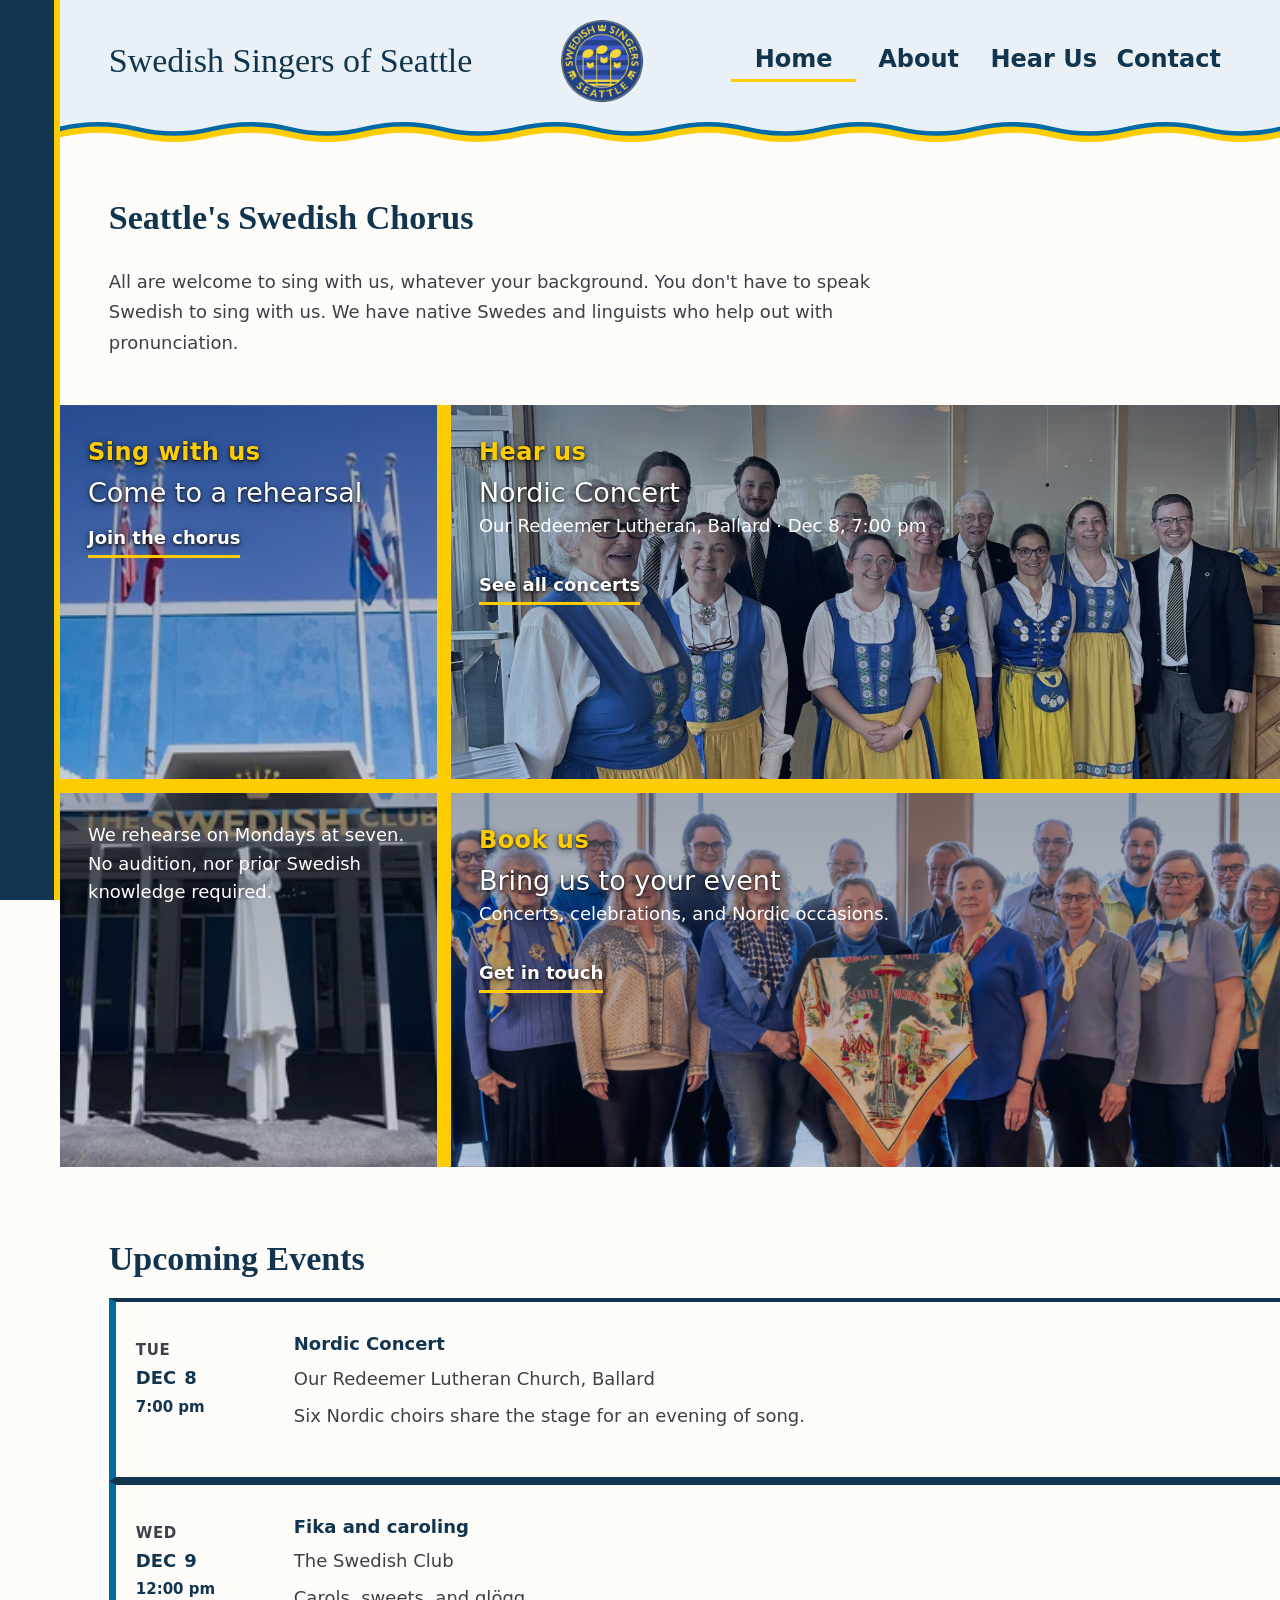
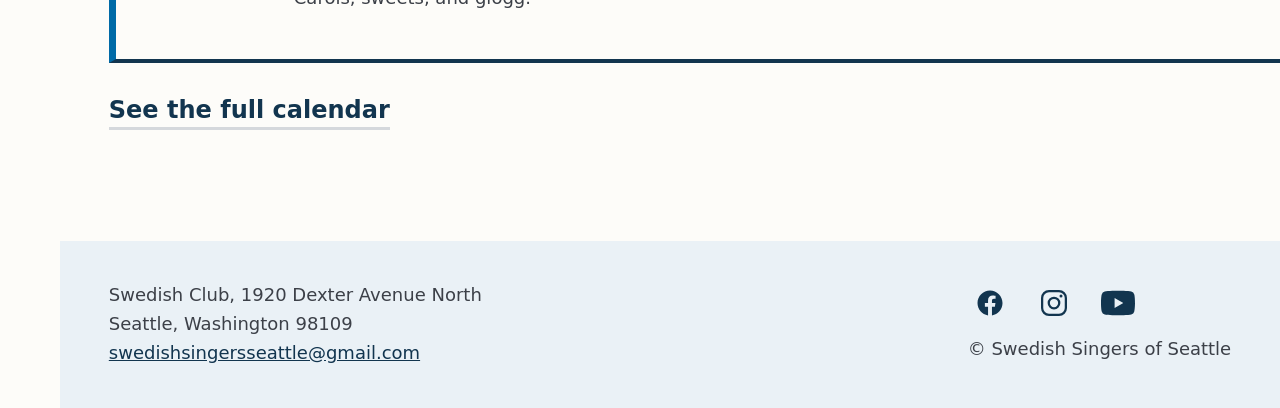
<file: index.html>
<!DOCTYPE html>
<html lang="en">
<head>
<meta charset="utf-8">
<meta name="viewport" content="width=device-width, initial-scale=1">
<title>Swedish Singers of Seattle</title>
<link href="css/style.css" rel="stylesheet">
</head>
<body class="page" data-page="home">

<div data-include="partials/header.html"></div>

<section class="hero-lede">
  <div class="page-title">
    <div class="eyebrow">Seattle's Swedish Chorus</div>
  </div>
  <p class="lead muted">All are welcome to sing with us, whatever your background. You don't have to speak Swedish to sing with us. We have native Swedes and linguists who help out with pronunciation.</p>
</section>

<div class="home-split">
<div class="doorways">
  <div class="doorway-left-col">
  <!-- Q1 + Q4: sing with us, spanning the left column -->
    <a href="contact.html" class="doorway doorway-join">
      <div class="kicker">Sing with us</div>
      <h2>Come to a rehearsal</h2>
      <span class="go">Join the chorus</span>
    </a>

    <a class="doorway doorway-join-more" href="contact.html">
      <p>We rehearse on Mondays at seven. No audition, nor prior Swedish knowledge required.</p>
    </a>
  </div>

  <!-- Q2: upper right -->
  <a href="hear_us.html" class="doorway">
    <img class="doorway-img" src="images/Swedish_Singers_June_2025.jpg" alt="">
    <div class="kicker">Hear us</div>
    <h2>Nordic Concert</h2>
    <p>Our Redeemer Lutheran, Ballard &middot; Dec 8, 7:00 pm</p>
    <span class="go">See all concerts</span>
  </a>
  
  <!-- Q3: lower right -->
  <a href="contact.html" class="doorway">
    <img class="doorway-img" src="images\November 2025.png" alt="">
    <div class="kicker">Book us</div>
    <h2>Bring us to your event</h2>
    <p>Concerts, celebrations, and Nordic occasions.</p>
    <span class="go">Get in touch</span>
  </a>
</div>

<section class="section">
  <h2 class="section-head">Upcoming Events</h2>
  <ul class="events">
    <a href="#">
      <li class="event">
        <div class="date"><div class="weekday">Tue</div><div class="month">Dec</div><div class="day">8</div><div class="time">7:00 pm</div></div>
        <div>
          <div class="title">Nordic Concert</div>
          <div class="meta">Our Redeemer Lutheran Church, Ballard</div>
          <p class="desc muted">Six Nordic choirs share the stage for an evening of song.</p>
        </div>
      </li>
    </a>
    <a href="https://www.swedishclubnw.org/program-calendar/fika-december-2024-6dlgy-kssm5-5at9l-x2kte-5c795-gk2rr-z59lk-s6atp-5a768-rlre3-ajmj6-mxsna-k3a7l-bsaf5-bmdg6-brkfw-ylmsa-545yt-szwxc-3frjj-ed8hp-3km7n">
      <li class="event">
        <div class="date"><div class="weekday">Wed</div><div class="month">Dec</div><div class="day">9</div><div class="time">12:00 pm</div></div>
        <div>
          <div class="title">Fika and caroling</div>
          <div class="meta">The Swedish Club</div>
          <p class="desc muted">Carols, sweets, and gl&ouml;gg.</p>
        </div>
      </li>
    </a>
  </ul>
  <p style="margin:28px 0 0;"><a href="hear_us.html" class="blink calendar-link">See the full calendar</a></p>
</section>
</div>

<div data-include="partials/footer.html"></div>

<script src="js/include.js"></script>
</body>
</html>
</file>
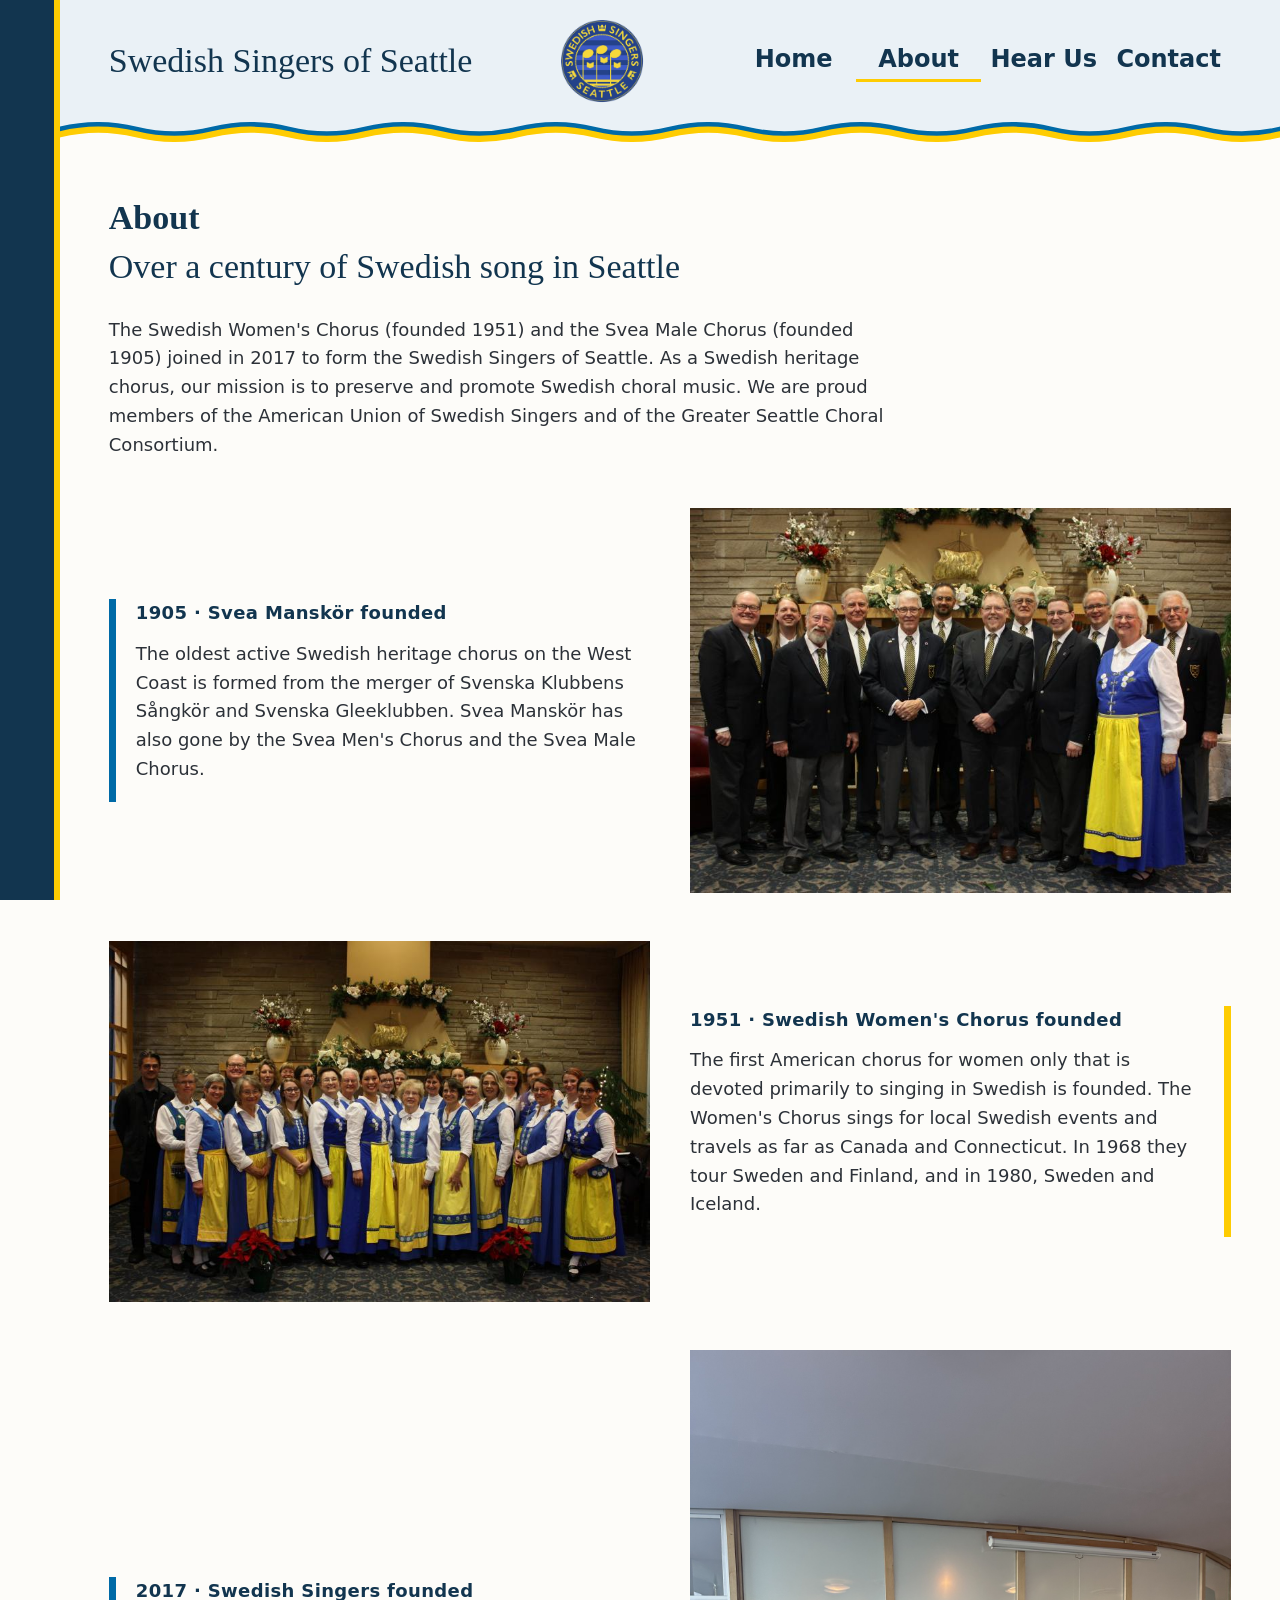
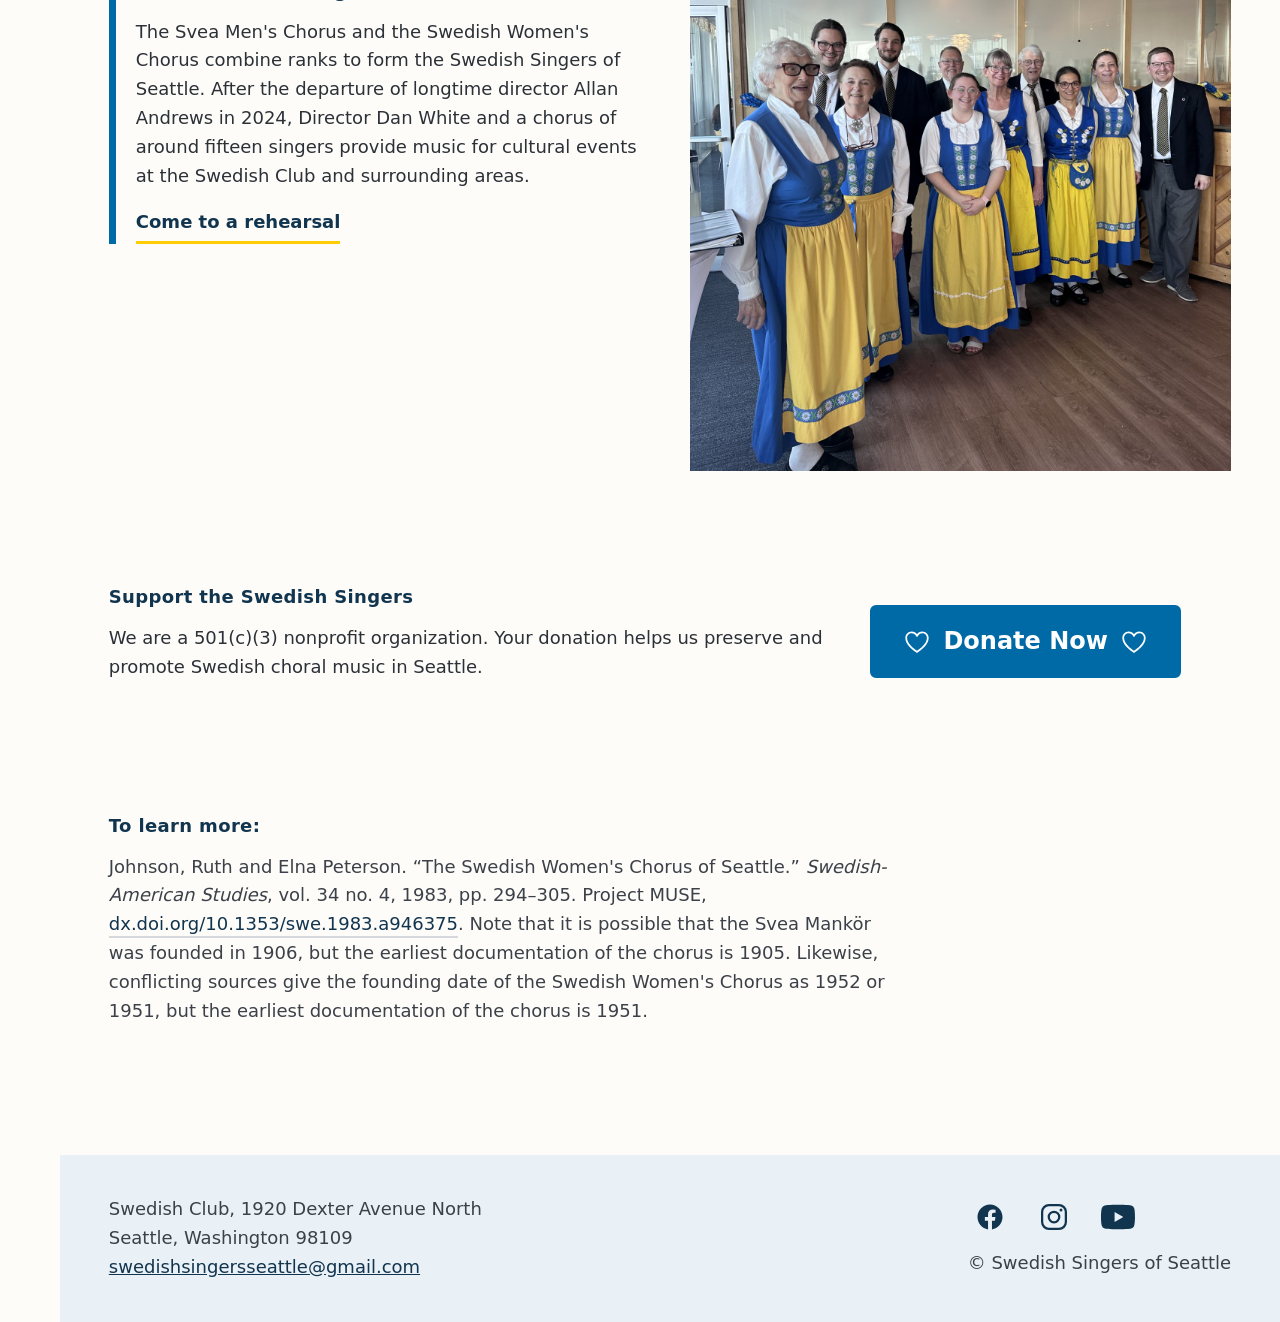
<file: About.html>
<!DOCTYPE html>
<html lang="en">
<head>
<meta charset="utf-8">
<meta name="viewport" content="width=device-width, initial-scale=1">
<title>About &middot; Swedish Singers of Seattle</title>
<link href="css/style.css" rel="stylesheet">
</head>
<body class="page" data-page="about">

<div data-include="partials/header.html"></div>

<section class="section">
  <div class="page-title">
    <div class="eyebrow">About</div>
    <h1>Over a century of Swedish song in Seattle</h1>
  </div>
  <p class="lead">
    The Swedish Women's Chorus (founded 1951) and the Svea Male Chorus (founded 1905) joined in 2017 to form the Swedish Singers of Seattle. As a Swedish heritage chorus, our mission is to preserve and promote Swedish choral music. We are proud members of the American Union of Swedish Singers and of the Greater Seattle Choral Consortium.
  </p>

  <div class="timeline-section">
  <div class="timeline-entry">
    <div class="accent-left accent-blue">
      <div class="eyebrow">1905 &middot; Svea Manskör founded</div>
      <p>
        The oldest active Swedish heritage chorus on the West Coast is formed from the merger of Svenska Klubbens Sångkör and Svenska Gleeklubben. Svea Manskör has also gone by the Svea Men's Chorus and the Svea Male Chorus.
      </p>
    </div>
    <img src="images/Svea.png" alt="The Svea Male Chorus">
  </div>

  <div class="timeline-entry">
    <img src="images/Womens.png" alt="The Swedish Women's Chorus">
    <div class="accent-right accent-yellow">
      <div class="eyebrow">1951 &middot; Swedish Women's Chorus founded</div>
      <p>
        The first American chorus for women only that is devoted primarily to singing in Swedish is founded. The Women's Chorus sings for local Swedish events and travels as far as Canada and Connecticut. In 1968 they tour Sweden and Finland, and in 1980, Sweden and Iceland.
      </p>
    </div>
  </div>

  <div class="timeline-entry">
    <div class="accent-left accent-blue">
      <div class="eyebrow">2017 &middot; Swedish Singers founded</div>
      <p>
        The Svea Men's Chorus and the Swedish Women's Chorus combine ranks to form the Swedish Singers of Seattle. After the departure of longtime director Allan Andrews in 2024, Director Dan White and a chorus of around fifteen singers provide music for cultural events at the Swedish Club and surrounding areas.
      </p>
      <a href="Contact.html" class="ylink">Come to a rehearsal</a>
    </div>
    <img src="images/Swedish_Singers_June_2025.jpg" alt="The Swedish Singers of Seattle, June 2025">
  </div>
  </div>
</section>

<!-- donate now -->
<section class="section">
  <div class="donate-now">
    <section>
      <div class="eyebrow">Support the Swedish Singers</div>
      <p>
        We are a 501(c)(3) nonprofit organization. Your donation helps us preserve and promote Swedish choral music in Seattle.
      </p>
    </section>
    <section>
      <a href="https://www.zeffy.com/en-US/donation-form/support-the-swedish-singers-of-seattle" class="donate-button">
        <svg viewBox="0 0 24 24" xmlns="http://www.w3.org/2000/svg">
          <path d="M16.5 4.5c2.206 0 4 1.794 4 4 0 4.67-5.543 8.94-8.5 11.023C9.043 17.44 3.5 13.17 3.5 8.5c0-2.206 1.794-4 4-4 1.298 0 2.522.638 3.273 1.706L12 7.953l1.227-1.746c.75-1.07 1.975-1.707 3.273-1.707m0-1.5c-1.862 0-3.505.928-4.5 2.344C11.005 3.928 9.362 3 7.5 3 4.462 3 2 5.462 2 8.5c0 5.72 6.5 10.438 10 12.85 3.5-2.412 10-7.13 10-12.85C22 5.462 19.538 3 16.5 3z"/>
        </svg>
        Donate Now
        <svg viewBox="0 0 24 24" xmlns="http://www.w3.org/2000/svg">
          <path d="M16.5 4.5c2.206 0 4 1.794 4 4 0 4.67-5.543 8.94-8.5 11.023C9.043 17.44 3.5 13.17 3.5 8.5c0-2.206 1.794-4 4-4 1.298 0 2.522.638 3.273 1.706L12 7.953l1.227-1.746c.75-1.07 1.975-1.707 3.273-1.707m0-1.5c-1.862 0-3.505.928-4.5 2.344C11.005 3.928 9.362 3 7.5 3 4.462 3 2 5.462 2 8.5c0 5.72 6.5 10.438 10 12.85 3.5-2.412 10-7.13 10-12.85C22 5.462 19.538 3 16.5 3z"/>
        </svg>
      </a>
    </section>
  </div>
</section>

<section class="section">
  <div class="eyebrow">To learn more:</div>
  <p class="muted">
    Johnson, Ruth and Elna Peterson. &ldquo;The Swedish Women's Chorus of Seattle.&rdquo; <em>Swedish-American Studies</em>, vol. 34 no. 4, 1983, pp. 294&ndash;305. Project MUSE, <a href="https://dx.doi.org/10.1353/swe.1983.a946375" class="blink">dx.doi.org/10.1353/swe.1983.a946375</a>.
  Note that it is possible that the Svea Mankör was founded in 1906, but the earliest documentation of the chorus is 1905. Likewise, conflicting sources give the founding date of the Swedish Women's Chorus as 1952 or 1951, but the earliest documentation of the chorus is 1951.
  </p>
</section>

<div data-include="partials/footer.html"></div>

<script src="js/include.js"></script>
</body>
</html>
</file>
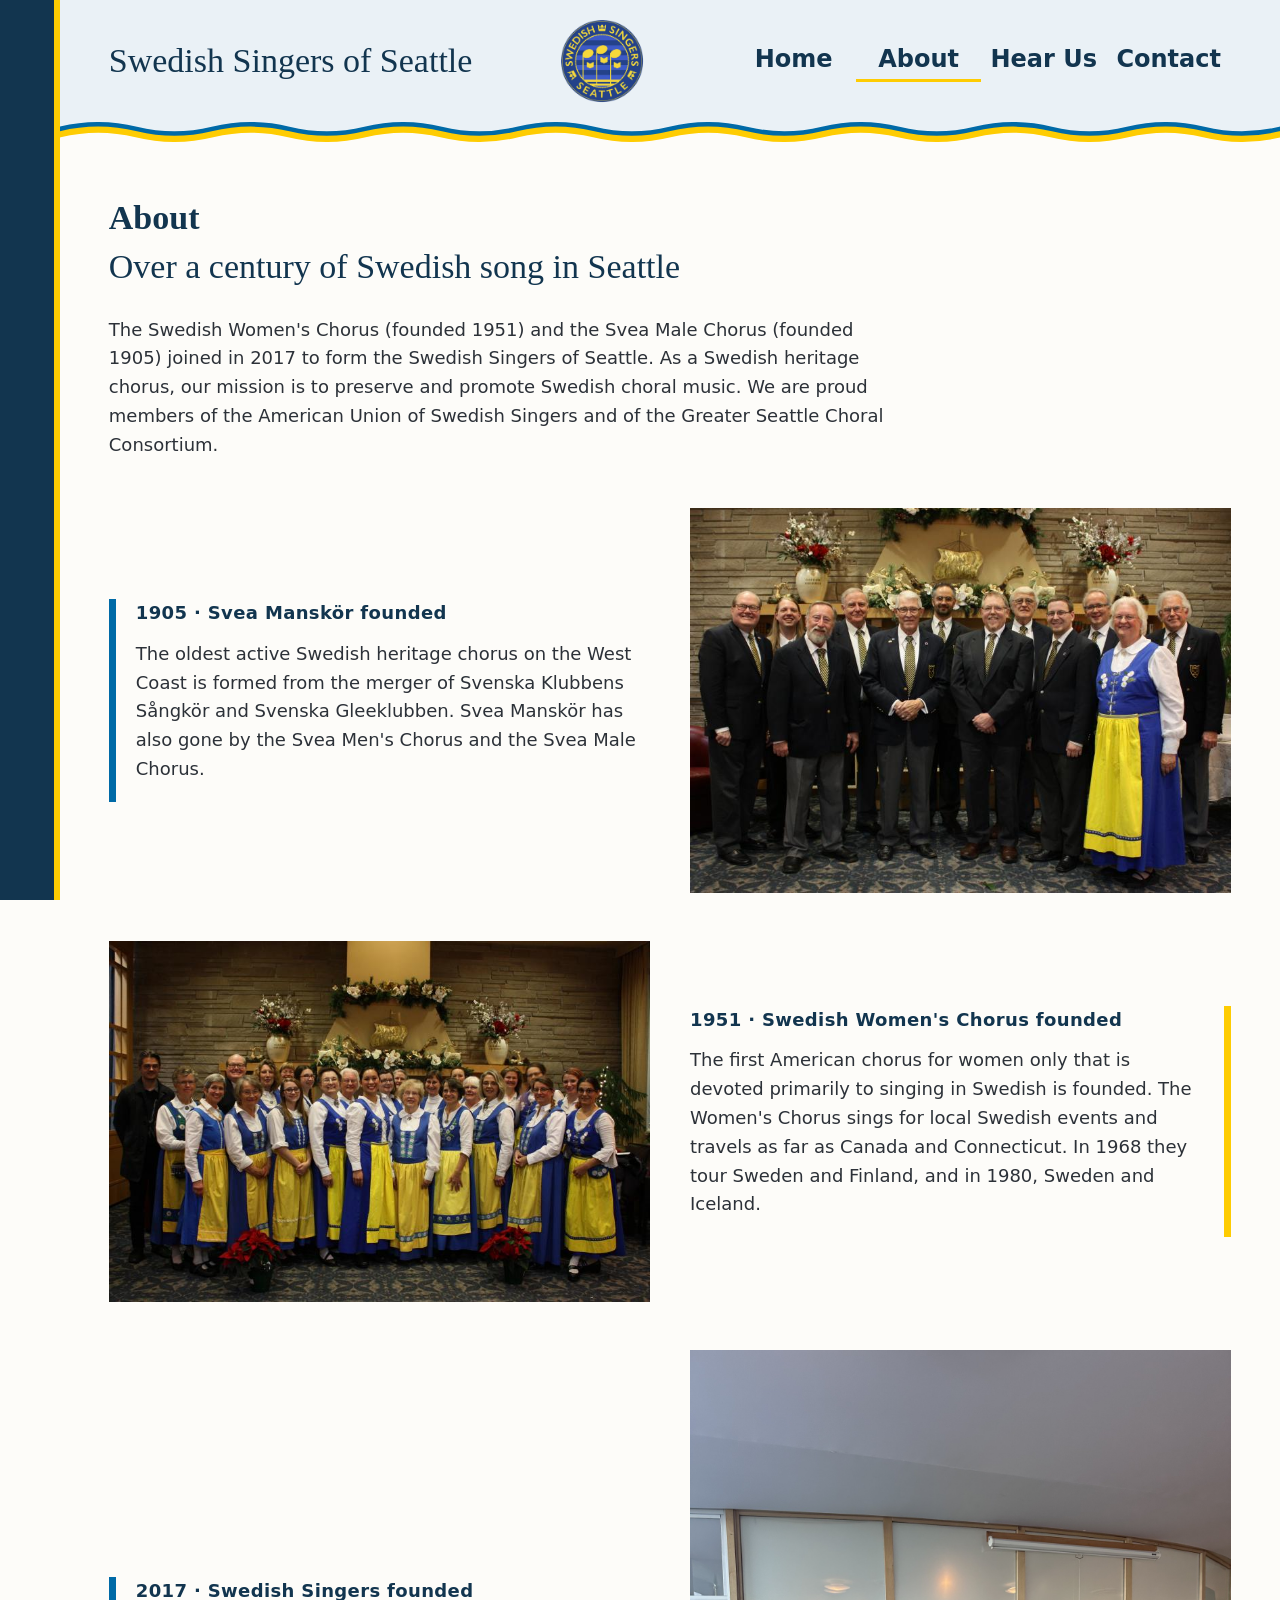
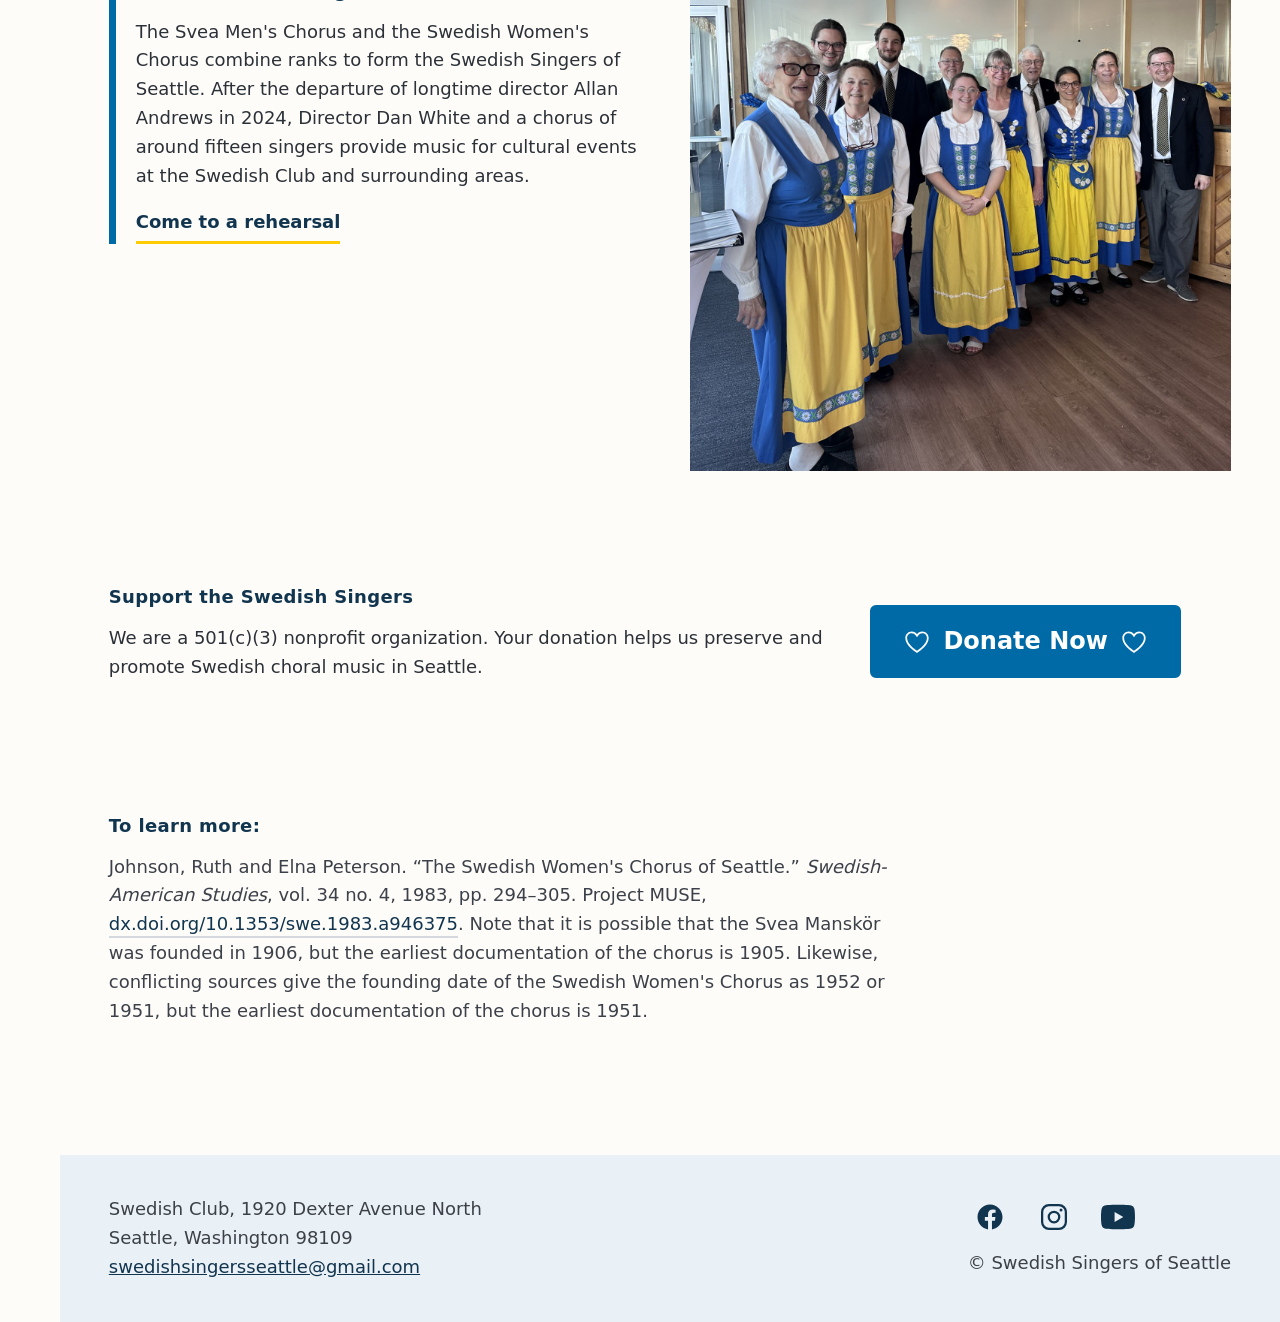
<file: about.html>
<!DOCTYPE html>
<html lang="en">
<head>
<meta charset="utf-8">
<meta name="viewport" content="width=device-width, initial-scale=1">
<title>About &middot; Swedish Singers of Seattle</title>
<link href="css/style.css" rel="stylesheet">
</head>
<body class="page" data-page="about">

<div data-include="partials/header.html"></div>

<section class="section">
  <div class="page-title">
    <div class="eyebrow">About</div>
    <h1>Over a century of Swedish song in Seattle</h1>
  </div>
  <p class="lead">
    The Swedish Women's Chorus (founded 1951) and the Svea Male Chorus (founded 1905) joined in 2017 to form the Swedish Singers of Seattle. As a Swedish heritage chorus, our mission is to preserve and promote Swedish choral music. We are proud members of the American Union of Swedish Singers and of the Greater Seattle Choral Consortium.
  </p>

  <div class="timeline-section">
  <div class="timeline-entry">
    <div class="accent-left accent-blue">
      <div class="eyebrow">1905 &middot; Svea Manskör founded</div>
      <p>
        The oldest active Swedish heritage chorus on the West Coast is formed from the merger of Svenska Klubbens Sångkör and Svenska Gleeklubben. Svea Manskör has also gone by the Svea Men's Chorus and the Svea Male Chorus.
      </p>
    </div>
    <img src="images/Svea.png" alt="The Svea Male Chorus">
  </div>

  <div class="timeline-entry">
    <img src="images/Womens.png" alt="The Swedish Women's Chorus">
    <div class="accent-right accent-yellow">
      <div class="eyebrow">1951 &middot; Swedish Women's Chorus founded</div>
      <p>
        The first American chorus for women only that is devoted primarily to singing in Swedish is founded. The Women's Chorus sings for local Swedish events and travels as far as Canada and Connecticut. In 1968 they tour Sweden and Finland, and in 1980, Sweden and Iceland.
      </p>
    </div>
  </div>

  <div class="timeline-entry">
    <div class="accent-left accent-blue">
      <div class="eyebrow">2017 &middot; Swedish Singers founded</div>
      <p>
        The Svea Men's Chorus and the Swedish Women's Chorus combine ranks to form the Swedish Singers of Seattle. After the departure of longtime director Allan Andrews in 2024, Director Dan White and a chorus of around fifteen singers provide music for cultural events at the Swedish Club and surrounding areas.
      </p>
      <a href="contact.html" class="ylink">Come to a rehearsal</a>
    </div>
    <img src="images/Swedish_Singers_June_2025.jpg" alt="The Swedish Singers of Seattle, June 2025">
  </div>
  </div>
</section>

<!-- donate now -->
<section class="section">
  <div class="donate-now">
    <section>
      <div class="eyebrow">Support the Swedish Singers</div>
      <p>
        We are a 501(c)(3) nonprofit organization. Your donation helps us preserve and promote Swedish choral music in Seattle.
      </p>
    </section>
    <section>
      <a href="https://www.zeffy.com/en-US/donation-form/support-the-swedish-singers-of-seattle" class="donate-button">
        <svg viewBox="0 0 24 24" xmlns="http://www.w3.org/2000/svg">
          <path d="M16.5 4.5c2.206 0 4 1.794 4 4 0 4.67-5.543 8.94-8.5 11.023C9.043 17.44 3.5 13.17 3.5 8.5c0-2.206 1.794-4 4-4 1.298 0 2.522.638 3.273 1.706L12 7.953l1.227-1.746c.75-1.07 1.975-1.707 3.273-1.707m0-1.5c-1.862 0-3.505.928-4.5 2.344C11.005 3.928 9.362 3 7.5 3 4.462 3 2 5.462 2 8.5c0 5.72 6.5 10.438 10 12.85 3.5-2.412 10-7.13 10-12.85C22 5.462 19.538 3 16.5 3z"/>
        </svg>
        Donate Now
        <svg viewBox="0 0 24 24" xmlns="http://www.w3.org/2000/svg">
          <path d="M16.5 4.5c2.206 0 4 1.794 4 4 0 4.67-5.543 8.94-8.5 11.023C9.043 17.44 3.5 13.17 3.5 8.5c0-2.206 1.794-4 4-4 1.298 0 2.522.638 3.273 1.706L12 7.953l1.227-1.746c.75-1.07 1.975-1.707 3.273-1.707m0-1.5c-1.862 0-3.505.928-4.5 2.344C11.005 3.928 9.362 3 7.5 3 4.462 3 2 5.462 2 8.5c0 5.72 6.5 10.438 10 12.85 3.5-2.412 10-7.13 10-12.85C22 5.462 19.538 3 16.5 3z"/>
        </svg>
      </a>
    </section>
  </div>
</section>

<section class="section">
  <div class="eyebrow">To learn more:</div>
  <p class="muted">
    Johnson, Ruth and Elna Peterson. &ldquo;The Swedish Women's Chorus of Seattle.&rdquo; <em>Swedish-American Studies</em>, vol. 34 no. 4, 1983, pp. 294&ndash;305. Project MUSE, <a href="https://dx.doi.org/10.1353/swe.1983.a946375" class="blink">dx.doi.org/10.1353/swe.1983.a946375</a>.
  Note that it is possible that the Svea Manskör was founded in 1906, but the earliest documentation of the chorus is 1905. Likewise, conflicting sources give the founding date of the Swedish Women's Chorus as 1952 or 1951, but the earliest documentation of the chorus is 1951.
  </p>
</section>

<div data-include="partials/footer.html"></div>

<script src="js/include.js"></script>
</body>
</html>
</file>
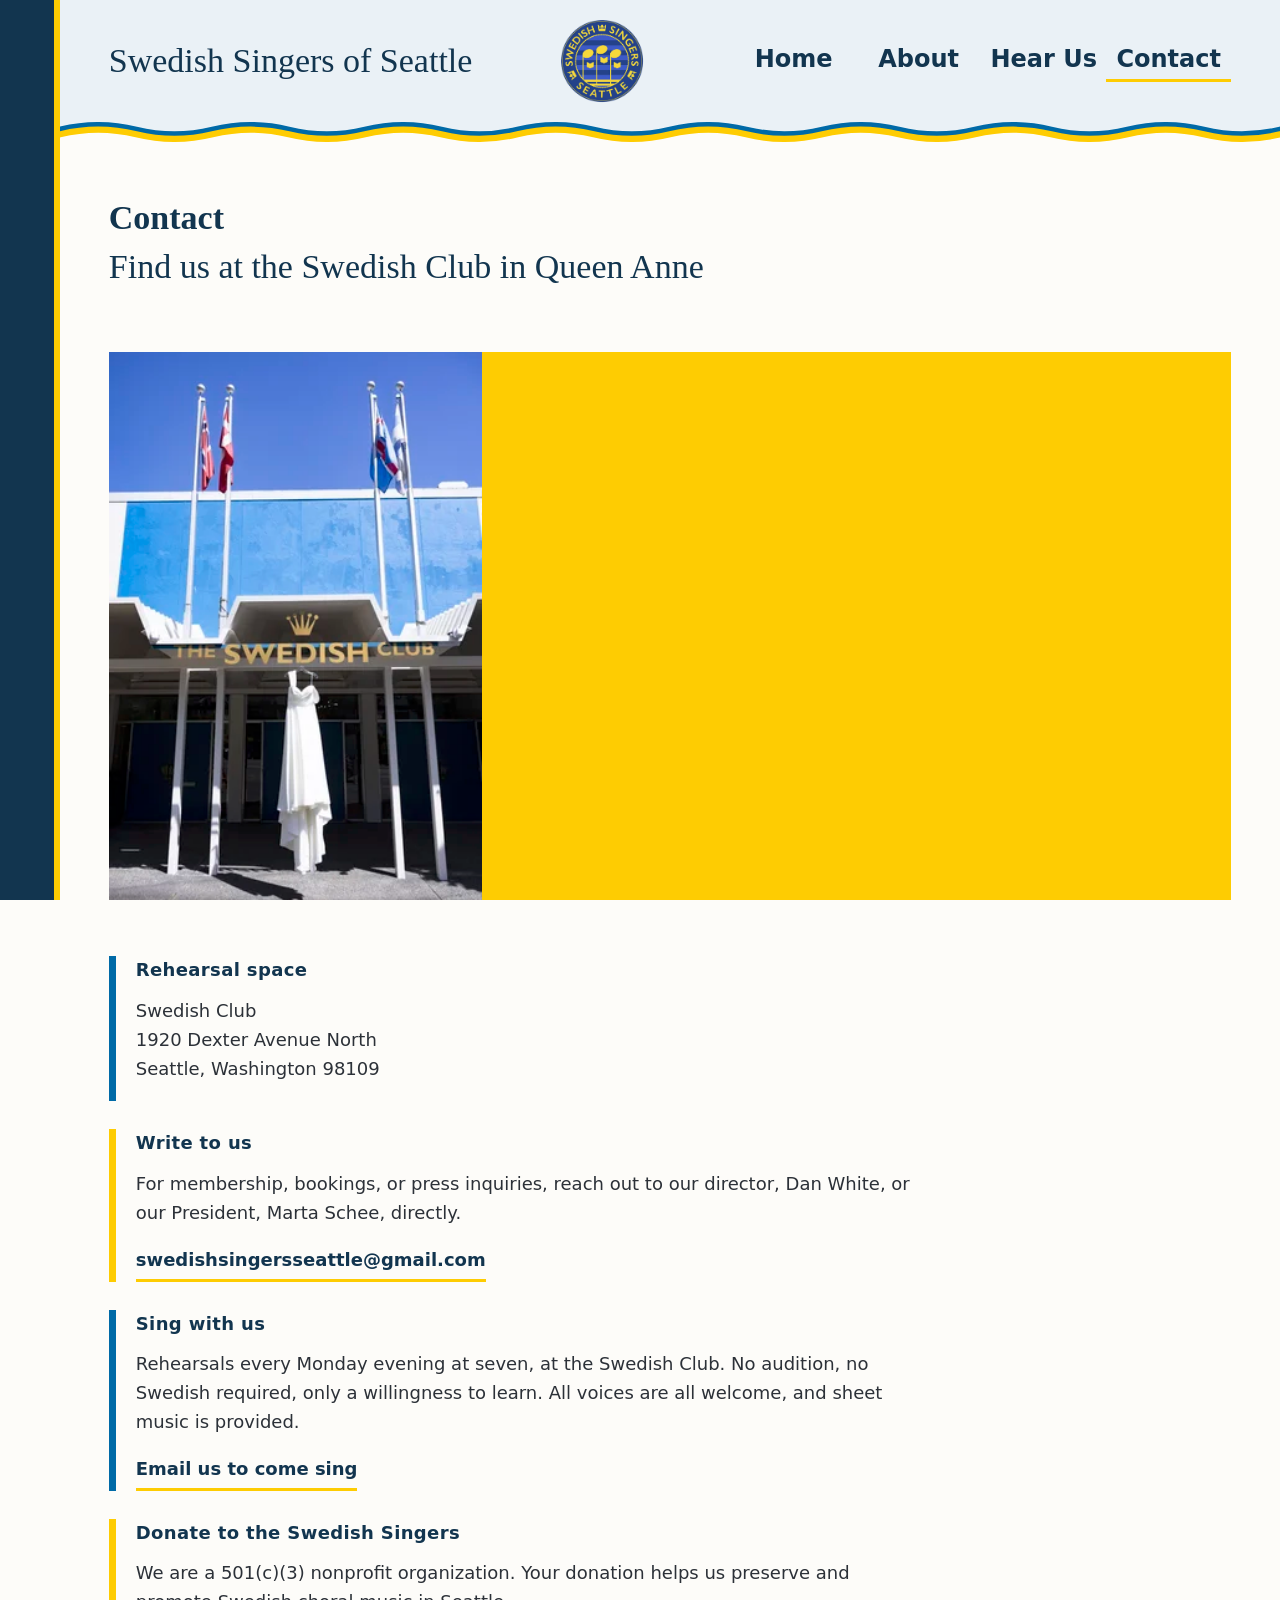
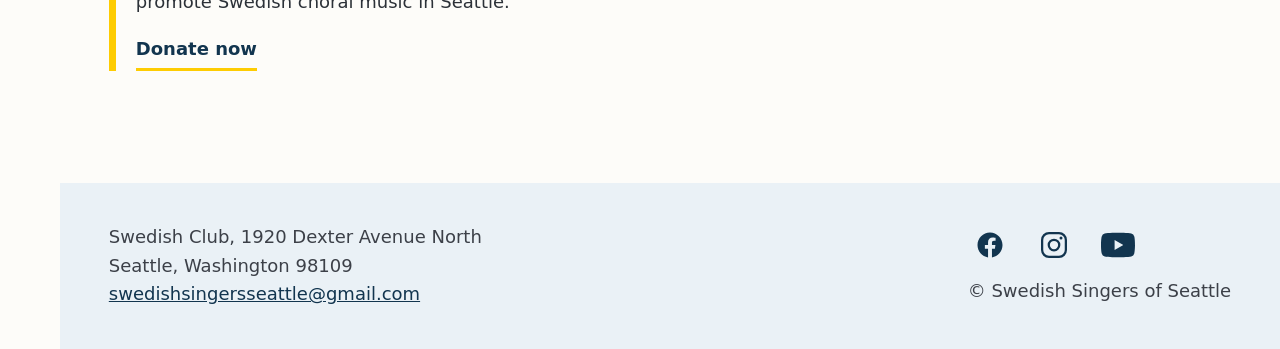
<file: Contact.html>
<!DOCTYPE html>
<html lang="en">
<head>
<meta charset="utf-8">
<meta name="viewport" content="width=device-width, initial-scale=1">
<title>Contact &middot; Swedish Singers of Seattle</title>
<link href="css/style.css" rel="stylesheet">
</head>
<body class="page" data-page="contact">

<div data-include="partials/header.html"></div>

<section class="section">
  <div class="page-title">
    <div class="eyebrow">Contact</div>
    <h1>Find us at the Swedish Club in Queen Anne</h1>
  </div>
</section>

<div class="contact-split">
<div class="venue-split">
  <div class="photo"><img src="images/Swedish_Club.png" alt="The Swedish Club, Seattle"></div>
  <iframe class="venue-map" title="Map to the Swedish Club"
    src="https://www.google.com/maps?q=1920+Dexter+Ave+N,+Seattle,+WA+98109&output=embed"
    loading="lazy" referrerpolicy="no-referrer-when-downgrade"></iframe>
</div>

<section class="section">
  <div class="contact-text">
  <div class="accent-left accent-blue">
    <div class="eyebrow">Rehearsal space</div>
    <p>
      Swedish Club<br>
      1920 Dexter Avenue North<br>
      Seattle, Washington 98109
    </p>
  </div>

  <div class="accent-left accent-yellow">
    <div class="eyebrow">Write to us</div>
    <p>For membership, bookings, or press inquiries, reach out to our director, Dan White, or our President, Marta Schee, directly.</p>
    <a href="mailto:swedishsingersseattle@gmail.com" class="ylink">swedishsingersseattle@gmail.com</a>
  </div>

  <div class="accent-left accent-blue">
    <div class="eyebrow">Sing with us</div>
    <p>Rehearsals every Monday evening at seven, at the Swedish Club. No audition, no Swedish required, only a willingness to learn. All voices are all welcome, and sheet music is provided.</p>
    <a href="mailto:swedishsingersseattle@gmail.com" class="ylink">Email us to come sing</a>
  </div>

  <div class="accent-left accent-yellow">
    <div class="eyebrow">Donate to the Swedish Singers</div>
    <div>
      <p>
        We are a 501(c)(3) nonprofit organization. Your donation helps us preserve and promote Swedish choral music in Seattle.
      </p>
      <a href="donation.link.here" class="ylink">Donate now</a>
    </div>
  </div>
  </div>
</section>
</div>

<div data-include="partials/footer.html"></div>

<script src="js/include.js"></script>
</body>
</html>
</file>
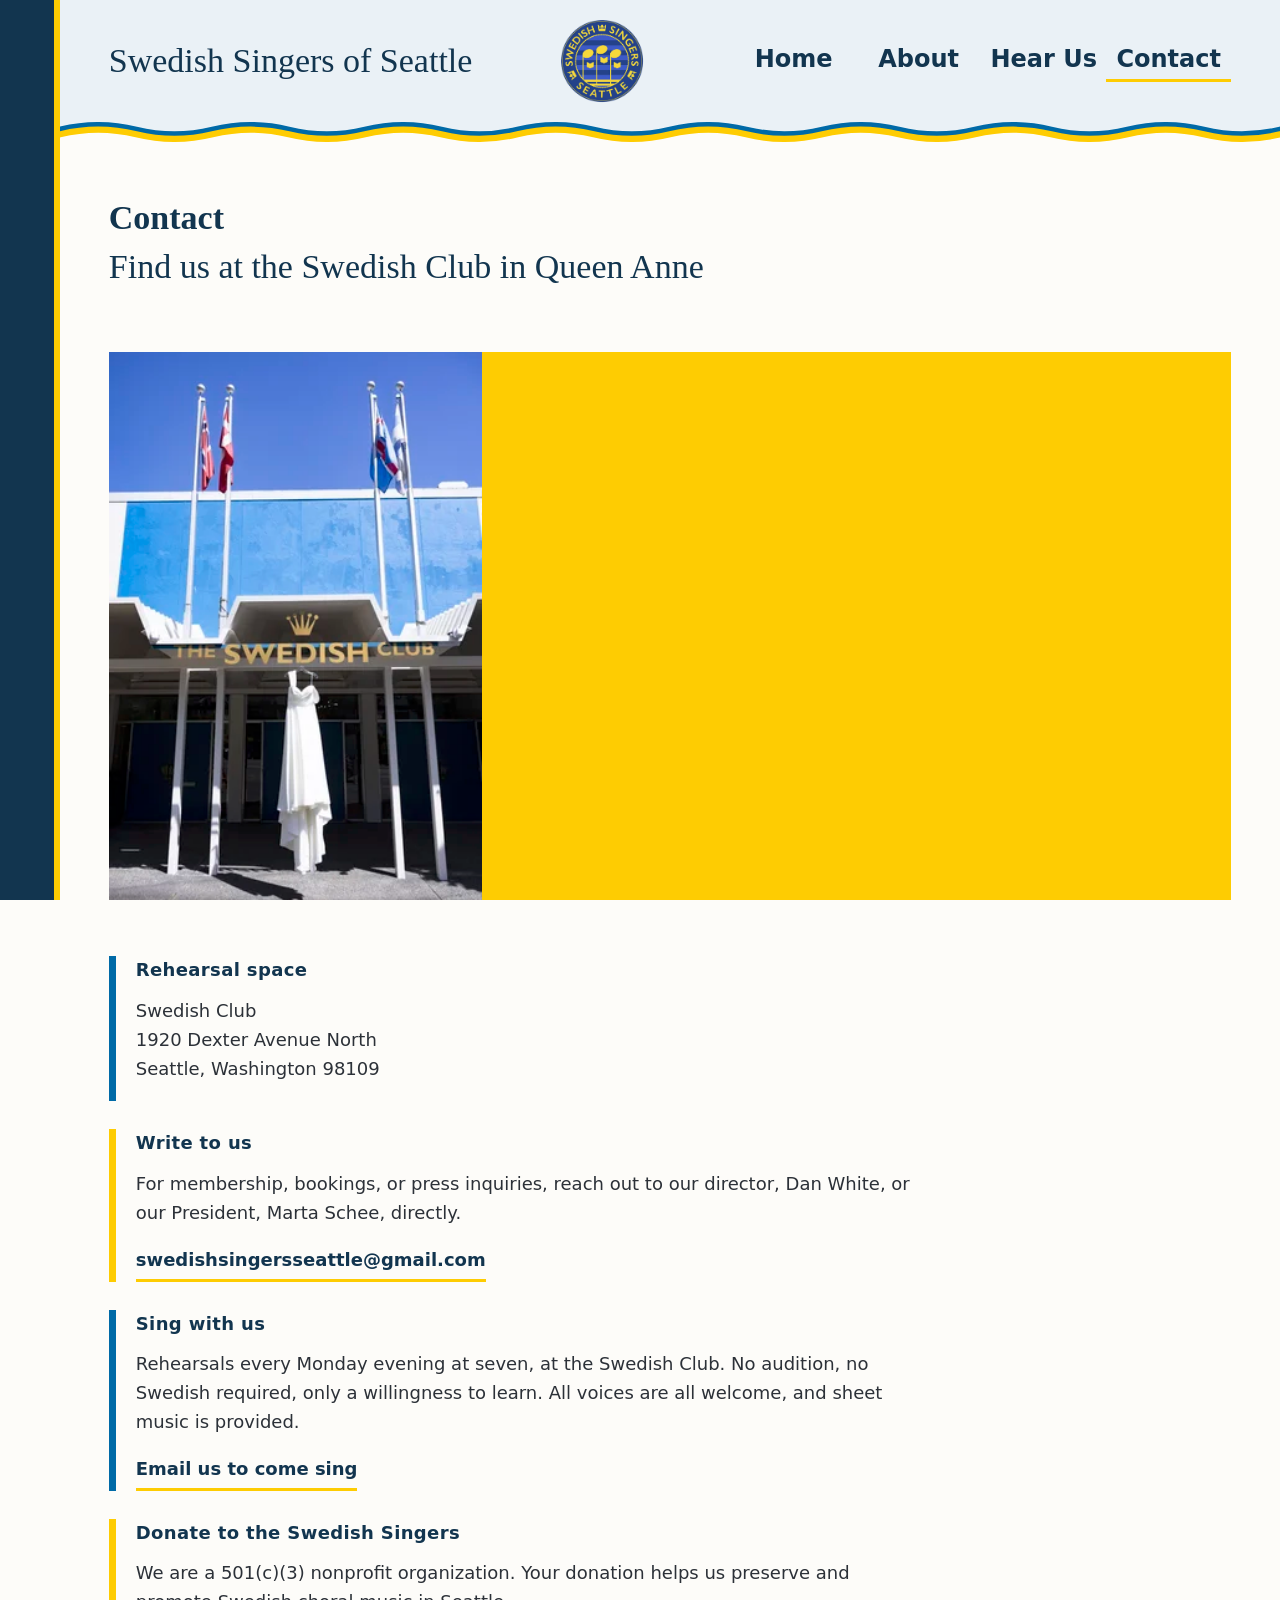
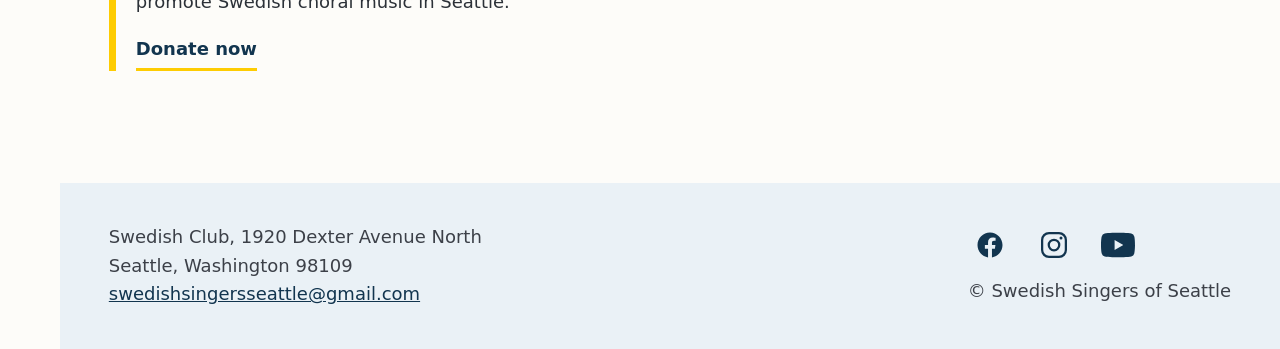
<file: contact.html>
<!DOCTYPE html>
<html lang="en">
<head>
<meta charset="utf-8">
<meta name="viewport" content="width=device-width, initial-scale=1">
<title>Contact &middot; Swedish Singers of Seattle</title>
<link href="css/style.css" rel="stylesheet">
</head>
<body class="page" data-page="contact">

<div data-include="partials/header.html"></div>

<section class="section">
  <div class="page-title">
    <div class="eyebrow">Contact</div>
    <h1>Find us at the Swedish Club in Queen Anne</h1>
  </div>
</section>

<div class="contact-split">
<div class="venue-split">
  <div class="photo"><img src="images/Swedish_Club.png" alt="The Swedish Club, Seattle"></div>
  <iframe class="venue-map" title="Map to the Swedish Club"
    src="https://www.google.com/maps?q=1920+Dexter+Ave+N,+Seattle,+WA+98109&output=embed"
    loading="lazy" referrerpolicy="no-referrer-when-downgrade"></iframe>
</div>

<section class="section">
  <div class="contact-text">
  <div class="accent-left accent-blue">
    <div class="eyebrow">Rehearsal space</div>
    <p>
      Swedish Club<br>
      1920 Dexter Avenue North<br>
      Seattle, Washington 98109
    </p>
  </div>

  <div class="accent-left accent-yellow">
    <div class="eyebrow">Write to us</div>
    <p>For membership, bookings, or press inquiries, reach out to our director, Dan White, or our President, Marta Schee, directly.</p>
    <a href="mailto:swedishsingersseattle@gmail.com" class="ylink">swedishsingersseattle@gmail.com</a>
  </div>

  <div class="accent-left accent-blue">
    <div class="eyebrow">Sing with us</div>
    <p>Rehearsals every Monday evening at seven, at the Swedish Club. No audition, no Swedish required, only a willingness to learn. All voices are all welcome, and sheet music is provided.</p>
    <a href="mailto:swedishsingersseattle@gmail.com" class="ylink">Email us to come sing</a>
  </div>

  <div class="accent-left accent-yellow">
    <div class="eyebrow">Donate to the Swedish Singers</div>
    <div>
      <p>
        We are a 501(c)(3) nonprofit organization. Your donation helps us preserve and promote Swedish choral music in Seattle.
      </p>
      <a href="https://www.zeffy.com/en-US/donation-form/support-the-swedish-singers-of-seattle" class="ylink">Donate now</a>
    </div>
  </div>
  </div>
</section>
</div>

<div data-include="partials/footer.html"></div>

<script src="js/include.js"></script>
</body>
</html>
</file>
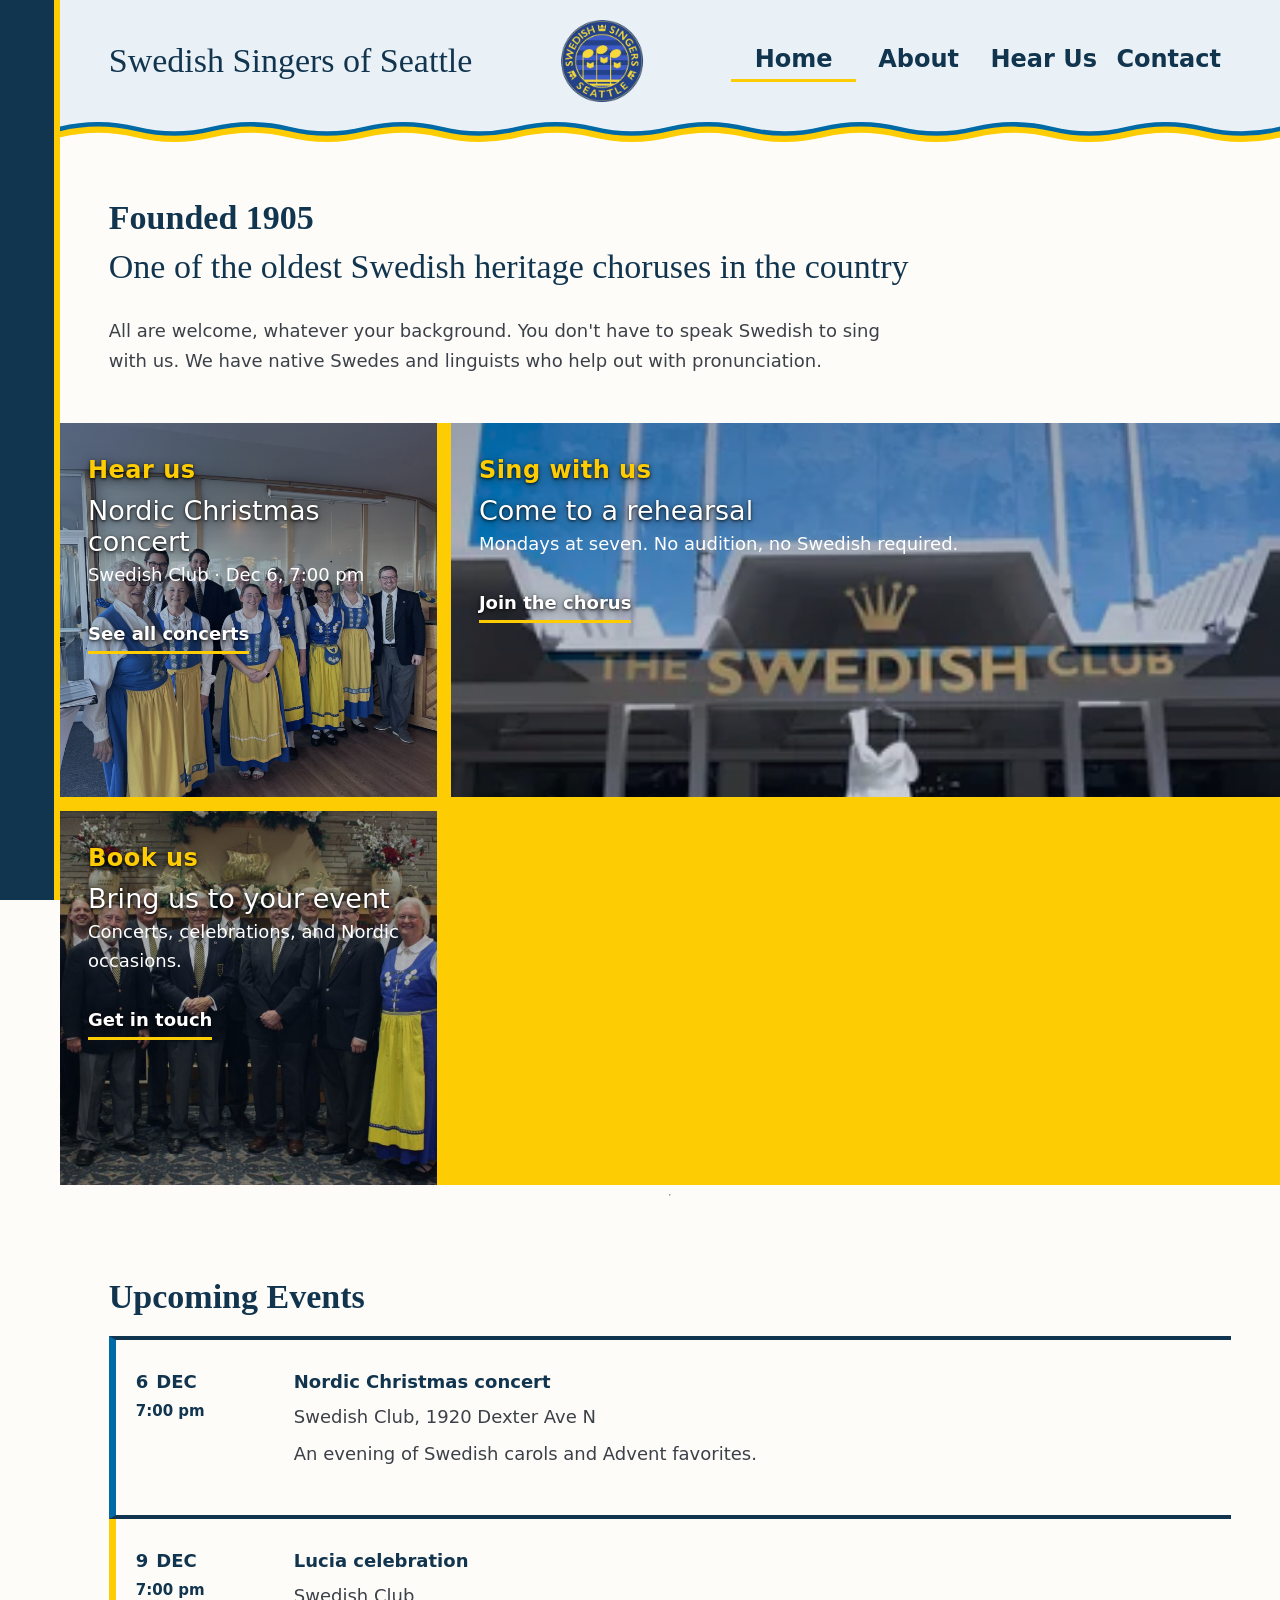
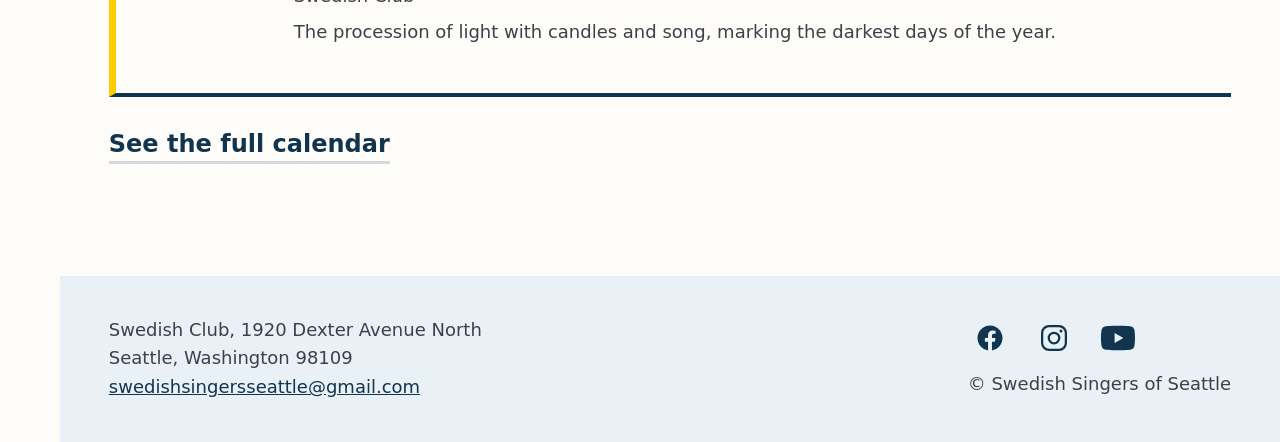
<file: Home.html>
<!DOCTYPE html>
<html lang="en">
<head>
<meta charset="utf-8">
<meta name="viewport" content="width=device-width, initial-scale=1">
<title>Swedish Singers of Seattle</title>
<link href="css/style.css" rel="stylesheet">
</head>
<body class="page" data-page="home">

<div data-include="partials/header.html"></div>

<section class="hero-lede">
  <div class="page-title">
    <div class="eyebrow">Founded 1905</div>
    <h1>One of the oldest Swedish heritage choruses in the country</h1>
  </div>
  <p class="lead muted">All are welcome, whatever your background. You don't have to speak Swedish to sing with us. We have native Swedes and linguists who help out with pronunciation.</p>
</section>

<div class="doorways bleed">
  <a href="Events.html" class="doorway">
    <img class="doorway-img" src="images/Swedish Singers June 2025.jpg" alt="">
    <div class="kicker">Hear us</div>
    <h2>Nordic Christmas concert</h2>
    <p>Swedish Club &middot; Dec 6, 7:00 pm</p>
    <span class="go">See all concerts</span>
  </a>
  <a href="Contact.html" class="doorway">
    <img class="doorway-img" src="images/Swedish Club.png" alt="">
    <div class="kicker">Sing with us</div>
    <h2>Come to a rehearsal</h2>
    <p>Mondays at seven. No audition, no Swedish required.</p>
    <span class="go">Join the chorus</span>
  </a>
  <a href="Contact.html" class="doorway">
    <img class="doorway-img" src="images/Svea.png" alt="">
    <div class="kicker">Book us</div>
    <h2>Bring us to your event</h2>
    <p>Concerts, celebrations, and Nordic occasions.</p>
    <span class="go">Get in touch</span>
  </a>
</div>

<hr class="rule-section bleed">

<section class="section">
  <h2 class="section-head">Upcoming Events</h2>
  <ul class="events">
    <li class="event">
      <div class="date"><div class="day">6</div><div class="month">Dec</div><div class="time">7:00 pm</div></div>
      <div>
        <a href="Events.html" class="title">Nordic Christmas concert</a>
        <div class="meta">Swedish Club, 1920 Dexter Ave N</div>
        <p class="desc muted">An evening of Swedish carols and Advent favorites.</p>
      </div>
    </li>
    <li class="event">
      <div class="date"><div class="day">9</div><div class="month">Dec</div><div class="time">7:00 pm</div></div>
      <div>
        <a href="Events.html" class="title">Lucia celebration</a>
        <div class="meta">Swedish Club</div>
        <p class="desc muted">The procession of light with candles and song, marking the darkest days of the year.</p>
      </div>
    </li>
  </ul>
  <p style="margin:28px 0 0;"><a href="Events.html" class="blink calendar-link">See the full calendar</a></p>
</section>

<div data-include="partials/footer.html"></div>

<script src="js/include.js"></script>
</body>
</html>
</file>
<file: css/style.css>
:root {
  --blue: #006AA7;
  --navy: #12354F;
  --yellow: #FECC02;
  --header-bg: #EAF1F6;
  --paper: #FDFCF9;
  --ink: #2C3138;
  --muted: #3C4048;
  --rule: #D5D8DC;

  --serif: Georgia, "Times New Roman", Times, serif;
  --sans: system-ui, -apple-system, "Segoe UI", Roboto, Helvetica, Arial, sans-serif;

  /* type scale */
  --fs-sm: 15px;
  --fs-md: 18px;
  --fs-lg: 24px;
  --fs-xl: 34px;

  /* spacing scale */
  --sp-sm: 12px;
  --sp-md: 20px;
  --sp-lg: 28px;
  --sp-xl: 40px;
  --sp-2xl: 56px;

  --measure: 68ch;
  --pad: 4%;
  --media-h: 42.857vw;

  /* left contrast bar */
  --bar-w: 60px;
  --bar-stripe-w: 6px;
  --bar-stripe: var(--yellow);
}

* { box-sizing: border-box; }

html { -webkit-text-size-adjust: 100%; }

body {
  margin: 0;
  background: var(--paper);
  color: var(--ink);
  font-family: var(--sans);
  font-size: var(--fs-md);
  line-height: 1.6;
}

img {
  max-width: 100%;
  display: block;
}

/* full-bleed grid wrapper */
.page {
  display: grid;
  grid-template-columns:
    [full-start] var(--pad)
    [content-start] minmax(0, 1fr) [content-end]
    var(--pad) [full-end];
  grid-auto-rows: min-content;
  min-height: 100vh;
}
.page > * { grid-column: content; }
.page > .bleed { grid-column: full; }

/* ---- left contrast bar --- */
.page::before {
  content: "";
  position: fixed;
  top: 0;
  left: 0;
  width: var(--bar-w);
  height: 100%;
  z-index: 5;
  pointer-events: none;
  background:
    linear-gradient(var(--bar-stripe), var(--bar-stripe)) 100% 0 / var(--bar-stripe-w) 100% no-repeat,
    var(--navy);
}
.page { padding-left: var(--bar-w); }

/* ---- type ---- */
h1, h2, h3 {
  font-family: var(--serif);
  font-weight: 400;
  color: var(--navy);
  line-height: 1.15;
  margin: 0;
}

p { margin: 0 0 1em; max-width: var(--measure); }
a {
  color: var(--navy);
  transition: color 150ms ease, border-color 150ms ease;
}

.lead {
  font-size: var(--fs-md);
  margin-top: var(--sp-lg);
}

.eyebrow {
  font-family: var(--sans);
  font-weight: 700;
  letter-spacing: 0.02em;
  color: var(--navy);
  margin: 0 0 12px;
}
.muted { color: var(--muted); }
.section { padding: var(--sp-2xl) 0; }
.watch-us { margin-top: var(--sp-2xl); }
.contact-split > .section { padding-top: var(--sp-2xl); }
.library-list { padding-top: var(--sp-md); }
.library-side > .section { padding-bottom: 0; }

/* page title */
.page-title { margin-bottom: 8px; }
.page-title .eyebrow {
  font-family: var(--serif);
  font-size: var(--fs-xl);
  font-weight: 700;
  letter-spacing: 0;
  line-height: 1.2;
  margin: 0 0 8px;
}
.page-title h1 {
  font-size: var(--fs-xl);
  font-weight: 400;
  line-height: 1.2;
}

/* ---- yellow-underlined action links ---- */
.ylink {
  display: inline-block;
  font-weight: 700;
  color: var(--navy);
  text-decoration: none;
  padding-bottom: 4px;
  border-bottom: 3px solid var(--yellow);
}
.ylink:hover {
  color: var(--blue);
  border-bottom-color: var(--navy);
}

.blink {
  color: var(--navy);
  text-decoration: none;
  border-bottom: 2px solid var(--rule);
  padding-bottom: 2px;
}
.blink:hover {
  color: var(--blue);
  border-bottom-color: var(--blue);
}

/* ---- accent-bordered callouts ---- */
.accent-left {
  border-left: 7px solid var(--rule);
  padding-left: 20px;
}
.accent-right {
  border-right: 7px solid var(--rule);
  padding-right: 20px;
}
.accent-yellow { border-color: var(--yellow); }
.accent-blue { border-color: var(--blue); }

.contact-text {
  display: grid;
  gap: var(--sp-lg);
}

/* warning / error callout */
.notice {
  border: 1px solid var(--notice-edge);
  border-left: 7px solid var(--notice-accent);
  border-radius: 6px;
  background: var(--notice-bg);
  padding: 20px 24px;
  --notice-accent: var(--yellow);
  --notice-edge: #E7D9A8;
  --notice-bg: #FDF8E7;
}
.notice > :last-child { margin-bottom: 0; }
.notice + .notice { margin-top: 16px; }

/* timeline */
.timeline-entry {
  display: grid;
  grid-template-columns: 1fr 1fr;
  gap: 40px;
  align-items: center;
  margin-top:48px;
}
.timeline-entry img {
  width: 100%;
  object-fit: cover;
}

/* ---- header ---- */
.site-header {
  background: var(--header-bg);
  box-shadow: 0 0 0 100vmax var(--header-bg);
  clip-path: inset(0 -100vmax);
  display: flex;
  align-items: center;
  justify-content: space-between;
  gap: 24px;
  padding: 16px 0;
}
.brand-lockup {
  display: flex;
  align-items: center;
  gap: var(--sp-lg);
  text-decoration: none;
  min-width: 0;
}
.brand {
  font-family: var(--serif);
  font-size: var(--fs-xl);
  color: var(--navy);
  white-space: nowrap;
}
.logo-mark {
  width: 90px;
  height: 90px;
}
.nav-toggle {
  display: none;
  width: 44px;
  height: 44px;
  align-items: center;
  justify-content: center;
  background: none;
  border: 0; cursor: pointer;
}
.nav-toggle span, .nav-toggle span::before, .nav-toggle span::after {
  content: "";
  display: block;
  width: 24px;
  height: 2px;
  background: var(--navy);
  position: relative;
}
.nav-toggle span::before {
  position: absolute;
  top: -7px;
}
.nav-toggle span::after {
  position: absolute;
  top: 7px;
}
.site-nav {
  display: flex;
}

.site-nav a {
  width: 125px;
  display: inline-flex;
  justify-content: center;
  color: var(--navy);
  text-decoration: none;
  font-weight: 600;
  font-size: var(--fs-lg);
  white-space: nowrap;
  background: transparent;
  transition: background-color 150ms ease, color 150ms ease;
}
.site-nav a:hover {
  background: var(--blue);
  color: #fff;
}
.site-nav a.active { border-bottom: 3px solid var(--yellow); }

/* divider under the header — wavy flag-color rule */
.wave-rule { display: block; width: 100%; height: var(--wave-h, 20px); }
.wave-rule svg { display: block; width: 100%; height: 100%; }
.wave-rule path { fill: none; stroke-width: 4; stroke-linecap: round; stroke-linejoin: round; }
.wave-rule .wave-blue { stroke: var(--blue); }
.wave-rule .wave-yellow { stroke: var(--yellow); }
.wave-rule .wave-header-fill { fill: var(--header-bg); stroke: none; }
.wave-rule:has(+ .members-banner) {
  position: relative;
  z-index: 1;
}
.wave-rule + .members-banner { margin-top: calc(var(--wave-h, 20px) * -1); }

/* ---- home doorway panels ---- */
.page > .doorways,
.page > .home-split { grid-column: full; }
.home-split > .section { padding-left: var(--pad); }
.doorways {
  aspect-ratio: 8 / 5;
  height: auto;
  max-height: 900px;
  display: grid;
  grid-template-columns: 5fr 11fr;
  grid-template-rows: 1fr 1fr;
  gap: 14px;
  background: var(--yellow);
}

.doorway {
  position: relative;
  display: flex; flex-direction: column;
  min-height: 0;
  padding: var(--sp-lg);
  text-decoration: none;
  color: #fff;
  background-color: var(--navy);
  overflow: hidden;
}

.doorway-left-col {
  grid-row: span 2;
  display: grid;
  grid-template-rows: 1fr 1fr;
  position: relative;
  background-image: url('../images/Swedish_Club.png');
  background-size: cover;
  background-position: center;
}

.doorway-join,
.doorway-join-more {
  background: transparent;
}

.doorway-join      { border-bottom: 7px solid var(--yellow); }
.doorway-join-more { border-top:    7px solid var(--yellow); }

/* photo layer */
.doorway .doorway-img {
  position: absolute;
  inset: 0;
  width: 100%;
  height: 100%;
  object-fit: cover;
  z-index: 0;
}
.doorway::before {
  content: "";
  position: absolute;
  inset: 0;
  z-index: 1;
  background: linear-gradient(to bottom, rgba(10,30,60,0.40), rgba(10,30,60,0.20));
}
.doorway > * {
  position: relative;
  z-index: 2;
}
.doorway .kicker {
  font-size: var(--fs-lg);
  font-weight: 700;
  letter-spacing: 0.02em;
  color: var(--yellow);
}
.doorway h2 {
  font-family: var(--sans);
  color: #fff;
  margin: 6px 0 4px;
}
.doorway .go {
  font-weight: 700;
  color: #fff;
  border-bottom: 3px solid var(--yellow);
  align-self: flex-start;
  padding-bottom: 2px;
  margin-top: 12px;
}
.doorway:hover h2 { color: var(--yellow); }
.doorway:hover .go { border-bottom-color: #fff; }

.doorway .kicker,
.doorway h2,
.doorway .go {
  text-shadow: 0 1px 3px rgba(0,0,0,0.8), 0 2px 8px rgba(0,0,0,0.5);
}

.hero-lede { padding: var(--sp-2xl) 0 var(--sp-lg); }
.hero-lede h1 {
  max-width: none;
  white-space: nowrap;
}
.hero-lede p {
  margin-top: 28px;
  line-height: 1.7;
}

/* image frame; striped navy shows while the photo loads */
.photo {
  width: 100%;
  background-color: var(--navy);
  background-image: repeating-linear-gradient(135deg, rgba(255,255,255,0.06) 0, rgba(255,255,255,0.06) 2px, transparent 2px, transparent 14px);
}
.photo img {
  width: 100%;
  height: 100%;
  object-fit: cover;
}

/* events "watch us" video grid */
.video-grid {
  display: grid;
  grid-template-columns: 1fr;
  gap: var(--sp-md);
  max-width: 600px;
  margin-top: var(--sp-lg);
}
.video-grid + .section-head { margin-top: var(--sp-2xl); }

.video-link {
  position: relative;
  display: block;
  aspect-ratio: 16 / 9;
  overflow: hidden;
  background: var(--navy);
  text-decoration: none;
}
.video-link img {
  width: 100%;
  height: 100%;
  object-fit: cover;
  transition: opacity 150ms ease;
}
.video-link:hover img { opacity: 0.75; }
.video-play {
  position: absolute;
  top: 50%;
  left: 50%;
  transform: translate(-50%, -50%);
  width: 0;
  height: 0;
  border-left: 26px solid #fff;
  border-top: 16px solid transparent;
  border-bottom: 16px solid transparent;
  filter: drop-shadow(0 2px 6px rgba(0,0,0,0.6));
}
.video-title {
  position: absolute;
  left: 0;
  right: 0;
  bottom: 0;
  padding: var(--sp-sm) var(--sp-md);
  color: #fff;
  font-weight: 700;
  font-size: var(--fs-sm);
  background: linear-gradient(transparent, rgba(0,0,0,0.75));
}

/* contact venue */
.venue-split {
  display: grid;
  grid-template-columns: 1fr 2fr;
  gap: 3px;
  background: var(--yellow);
  height: var(--media-h);
}
.venue-split .photo {
  height: 100%;
  min-width: 0;
  overflow: hidden;
}
.venue-map {
  width: 100%;
  height: 100%;
  border: 0;
  display: block;
}

.section-head {
  font-family: var(--serif);
  font-size: var(--fs-xl);
  font-weight: 700;
  color: var(--navy);
  margin: 0;
  padding: 16px 0 20px;
}

/* ---- events ---- */
.events {
  list-style: none;
  margin: 0;
  padding: 0;
}
.events a { text-decoration: none;}
.event {
  display: flex;
  align-items: flex-start;
  gap: 28px;
  padding: 28px 0 28px 20px;
  border-bottom: 4px solid var(--navy);
  border-left: 7px solid var(--blue);
  transition: background-color 180ms ease;
}
.event:first-child { border-top: 4px solid var(--navy); }
.event:nth-child(even) { border-left-color: var(--yellow); }
.event:hover { background: var(--header-bg); }
.event > div:not(.date) { transition: transform 180ms ease; }
.event:hover > div:not(.date) { transform: translateX(8px); }
.event .date {
  flex: 0 0 130px;
  display: flex;
  flex-wrap: wrap;
  align-items: baseline;
  column-gap: 8px;
  row-gap: 2px;
}
.event .weekday {
  flex-basis: 100%;
  font-weight: 700;
  color: var(--muted);
  text-transform: uppercase;
  letter-spacing: 0.04em;
  font-size: var(--fs-sm);
  margin-top: 8px;
}
.event .month {
  font-weight: 700;
  color: var(--navy);
  text-transform: uppercase;
  font-size: var(--fs-md);
}
.event .day {
  font-weight: 700;
  color: var(--navy);
  font-size: var(--fs-md);
  line-height: 1;
}
.event .time {
  flex-basis: 100%;
  font-weight: 600;
  color: var(--navy);
  font-size: var(--fs-sm);
}
.event .title {
  font-family: var(--sans);
  font-size: var(--fs-md);
  font-weight: 700;
  color: var(--navy);
}
.event .meta {
  color: var(--muted);
  margin-top: 6px;
}
.event .desc {
  margin-top: 8px;
  margin-right: 8px;
  padding-right: 8px;
  max-width: var(--measure);
}

/* ---- members music library ---- */
[data-page="members"] {
  --spruce: #1F4B4A;
  --spruce-mid: #2F6F6C;
  --copper: #A4633A;
  --tint: rgba(164,99,58,0.055);
  --tint-hover: rgba(31,75,74,0.11);
}
[data-page="members"] h1,
[data-page="members"] h2,
[data-page="members"] h3,
[data-page="members"] .eyebrow,
[data-page="members"] .event .title { color: var(--spruce); }
[data-page="members"] .notice {
  --notice-accent: var(--copper);
  --notice-edge: #E4CDB8;
  --notice-bg: #FBF3ED;
}
[data-page="members"] .ylink { border-bottom-color: var(--copper); }
[data-page="members"] .ylink:hover,
[data-page="members"] .blink:hover,
[data-page="members"] .event .title:hover { color: var(--spruce-mid); }

/* banner photo - wave rule draws on top of it */
.members-banner {
  height: clamp(200px, 26vw, 300px);
  background-image: linear-gradient(rgba(20,45,45,0.10), rgba(20,45,45,0.45)),
                    url('../images/Swedish_Singers_June_2025.jpg');
  background-size: cover;
  background-position: center 45%;
  display: grid;
  grid-template-columns:
    [full-start] var(--pad)
    [content-start] minmax(0, 1fr) [content-end]
    var(--pad) [full-end];
  align-items: end;
}
.members-banner .eyebrow {
  grid-column: content;
  margin: 0 0 var(--sp-lg);
  color: #fff;
}

/* select-all / download bar above the list */
.library-bar {
  display: flex;
  flex-wrap: wrap;
  align-items: center;
  justify-content: space-between;
  gap: var(--sp-md);
  margin-top: var(--sp-2xl);
}
.library-actions {
  display: flex;
  flex-wrap: wrap;
  gap: 12px;
}
.library-bar button {
  border: 2px solid var(--spruce);
  border-radius: 8px;
  background: none;
  color: var(--spruce);
  font: inherit;
  font-weight: 700;
  padding: 6px 18px;
  cursor: pointer;
  transition: background-color 150ms ease, color 150ms ease, border-color 150ms ease;
}
.library-bar button:hover:not([disabled]) {
  background: var(--spruce);
  color: #fff;
}
.library-bar .btn-quiet {          /* secondary buttons */
  border-color: var(--rule);
  color: var(--ink);
  font-weight: 400;
}
.library-bar .btn-quiet:hover:not([disabled]) {
  background: var(--ink);
  border-color: var(--ink);
}
.library-bar button[disabled] {
  color: var(--muted);
  border-color: var(--rule);
  cursor: default;
}

/* score rows, spaced apart and boxed */
#scoreList {
  display: flex;
  flex-direction: column;
  gap: 12px;
}
.score {
  align-items: center;
  gap: 20px;
  padding-right: 20px;
  border: 1px solid var(--rule);
  border-left: 7px solid var(--spruce);
  font-size: var(--fs-sm);
  border-radius: 6px;
  transition: background-color 150ms ease;
}
.score:nth-child(even) {
  background: var(--tint);
  border-left-color: var(--copper);
}
.score:hover { background: var(--tint-hover); }
.score input {
  accent-color: var(--spruce);
  cursor: pointer;
}
.score > .date {
  flex: 0 0 auto;
  display: flex;
}
.score > .date input { width: 30px; height: 30px; }
.score-body { min-width: 0; }
.score .composer {
  color: var(--muted);
  margin-top: 2px;
}

/* voicing, centered between title and tags */
.score-voicing {
  margin-left: 4px;
  font-weight: 700;
  color: var(--spruce-mid);
  letter-spacing: 0.04em;
}

/* subject tags, right-aligned ahead of the download buttons */
.score-tags {
  display: flex;
  flex-wrap: wrap;
  justify-content: flex-end;
  gap: 8px;
  margin-left: auto;
  flex-shrink: 0;
}
.score .tag {
  color: var(--muted);
  border: 1px solid var(--rule);
  border-radius: 999px;
  padding: 0 14px;
  white-space: nowrap;
}

/* download buttons */
.score-links {
  display: flex;
  flex-direction: column;
  gap: 8px;
  margin-left: 28px;
  flex-shrink: 0;
}
.score-links a {
  display: flex;
  align-items: center;
  gap: 8px;
  border: 1px solid var(--rule);
  border-radius: 8px;
  padding: 5px 14px;
  color: var(--spruce);
  font-weight: 700;
  text-decoration: none;
  white-space: nowrap;
  transition: background-color 150ms ease, border-color 150ms ease, color 150ms ease;
}
.score-links a::before {
  content: "\2193";
  font-weight: 400;
  color: var(--copper);
}
.score-links a:hover {
  background: var(--spruce);
  border-color: var(--spruce);
  color: #fff;
}
.score-links a:hover::before { color: #fff; }

/* per-row music / translation boxes */
.parts {
  display: flex;
  align-items: center;
  gap: 18px;
  margin-top: 8px;
}
.parts label {
  display: inline-flex;
  align-items: center;
  gap: 8px;
  color: var(--muted);
  cursor: pointer;
  transition: color 150ms ease;
}
.parts label:hover,
.parts input:checked + span { color: var(--spruce); }
.parts input { width: 15px; height: 15px; }

.calendar-link {
  font-size: var(--fs-lg);
  font-weight: 700;
  border-bottom-width: 3px;
  padding-bottom: 3px;
}

.donate-now {
  display: grid;
  grid-template-columns: 2fr 1fr;
  gap: var(--sp-xl);
  align-items: center;
  text-decoration: none;
}
.donate-now > section:last-child { justify-self: start; }

.donate-button {
  display: inline-flex;
  align-items: center;
  justify-content: center;
  gap: var(--sp-sm);
  padding: var(--sp-sm) var(--sp-lg);
  font-size: var(--fs-lg);
  font-weight: 700;
  color: #fff;
  background: var(--blue);
  border: 5px solid var(--blue);
  border-radius: 6px;
  text-decoration: none;
  white-space: nowrap;
  transition: background-color 150ms ease, border-color 150ms ease;
}

.donate-button:hover {
  background: var(--yellow);
  border-color: var(--yellow);
  color: var(--navy);
}

.donate-button svg {
  width: 28px;
  height: 28px;
  fill: currentColor;
}

/* footer */
.site-footer {
  position: sticky;
  top: 100%;
  grid-column: full;
  background: var(--header-bg);
  margin-top: var(--sp-2xl);
  padding: 0 var(--pad);
}
.site-footer .inner {
  display: flex;
  flex-wrap: wrap;
  justify-content: space-between;
  align-items: flex-start;
  gap: 24px;
  padding: var(--sp-xl) 0;
}
.site-footer a { color: var(--navy); }
.site-footer a:hover { color: var(--blue); }
.site-footer .social {
  display: flex;
  gap: 20px;
}
.site-footer .social a {
  display: inline-flex;
  width: 44px;
  height: 44px;
  align-items: center;
  justify-content: center;
}

@media (min-width: 1600px) {
  p, .event .desc { max-width: none; }

  .brand {
    font-size: var(--fs-xl);
  }

  [data-page="home"] .home-split {
    display: grid;
    grid-template-columns: 3fr 2fr;
    gap: var(--sp-2xl);
    align-items: start;
  }
  [data-page="home"] .home-split .section-head { padding-top: 0; }
  [data-page="home"] .home-split > .section { padding-left: 0; }

  [data-page="about"] .timeline-section {
    display: grid;
    grid-template-columns: repeat(3, 1fr);
    gap: var(--sp-xl);
    align-items: start;
  }
  [data-page="about"] .timeline-entry {
    grid-template-columns: 1fr;
    gap: var(--sp-lg);
    margin-top: 0;
  }
  [data-page="about"] .timeline-entry img {
    order: -1;
    height: 320px;
    object-fit: cover;
  }
  [data-page="about"] .timeline-entry .accent-right {
    border-right: 0;
    padding-right: 0;
    border-left: 7px solid var(--yellow);
    padding-left: 20px;
  }

  [data-page="hear-us"] .events-split {
    display: grid;
    grid-template-columns: 1fr 1fr;
    gap: calc(var(--sp-2xl) * 2);
    align-items: start;
  }
  [data-page="hear-us"] .watch-us { margin-top: 0; }
  [data-page="hear-us"] .watch-us .section-head {
    padding: 0;
    margin-bottom: 8px;
    line-height: 1.2;
  }
  [data-page="hear-us"] .video-grid {
    grid-template-columns: 1fr 1fr;
    max-width: none;
  }
  [data-page="contact"] .contact-split {
    display: grid;
    grid-template-columns: 3fr 2fr;
    gap: calc(var(--sp-2xl) * 2);
    align-items: start;
  }
  [data-page="contact"] .contact-split .venue-split {
    height: 65vh;
  }
  [data-page="contact"] .contact-split .section { padding-top: 0; }

  [data-page="members"] .library-split {
    display: grid;
    grid-template-columns: 2fr 3fr;
    gap: var(--sp-2xl);
    align-items: start;
  }
  [data-page="members"] .library-bar {
    flex-direction: column;
    align-items: flex-end;
    gap: var(--sp-md);
  }
  [data-page="members"] .library-actions {
    flex-direction: column;
    flex-wrap: nowrap;
    align-items: stretch;
    gap: var(--sp-sm);
    margin-top: var(--sp-md);
    width: 100%;
    max-width: 260px;
  }
  [data-page="members"] .library-bar button {
    padding: var(--sp-sm) var(--sp-md);
  }
  [data-page="members"] #selectionCount {
    width: 100%;
    max-width: 260px;
    text-align: center;
  }
  [data-page="members"] .score { padding: var(--sp-lg); }
}

@media (max-width: 1240px) {
  .site-header {
    flex-wrap: wrap;
    justify-content: center;
    gap: 4px var(--sp-sm);
    padding: 12px 0 0;
  }
  .site-nav {
    order: 3;
    flex-direction: row;
    flex-wrap: wrap;
    justify-content: center;
    margin-bottom: 10px;
  }
  .site-nav a {
    padding: 2px;
    margin: 4px;
  }
  .event {
    padding: 8px 20px 8px 8px;
    flex: 0;
  }
}

@media (max-width: 900px) {
  .page {
    --bar-w: 26px;
    --bar-stripe-w: 4px;
  }
  .doorways {
    grid-template-columns: 1fr;
    grid-template-rows: none;
    gap: 3px;
  }
  .doorway-left-col {
    grid-row: auto;
    grid-template-rows: auto;
  }
  .doorway {
    height: auto;
    min-height: 280px;
  }
  .doorway-join-more { display: none; }
  .doorway-join { border-bottom: 0; }
  .venue-split {
    grid-template-columns: 1fr;
    height: auto;
  }
  .venue-split .photo { aspect-ratio: 3 / 2; }

  .venue-map { height: 220px; }
  .page { --bar-w: 0px; }
  .page::before { display: none; }

  .donate-now {
    grid-template-columns: 1fr;
    gap: var(--sp-lg);
    justify-content: center;
  }

  .timeline-entry {
    grid-template-columns: 1fr;
    gap: 24px;
  }
  .timeline-entry .accent { order: 1; }
  .timeline-entry img { order: 2; }

  .doorways {
    aspect-ratio: auto;
    max-height: none;
    height: auto;
  }

  .hero-lede h1 { white-space: normal; }
  
  .brand-lockup {
    gap: 8px;
    min-width: 0;
  }
  .brand {
    font-size: var(--fs-lg);
    white-space: normal;
    line-height: 1.2;
    padding-right: 10px;
  }
  .section-head { font-size: var(--fs-lg); }
  .event {
    gap: 8px;
    border-bottom: 4px solid var(--navy);
    border-left: 7px solid var(--blue);
    transition: background-color 180ms ease;
  }
  .event .weekday {
    font-size: var(--fs-sm);
  }
  .event .month {
    text-transform: uppercase;
    font-size: var(--fs-sm);
  }
  .event .day {
    font-size: var(--fs-sm);
  }
  .event .time {
    font-size: var(--fs-sm);
  }
  .event .desc {
    font-size: var(--fs-sm);
    margin-top: 4px;
    max-width: var(--measure);

  }
  .event .title {
    font-size: var(--fs-sm);
  }
  .event .meta {
    font-size: var(--fs-sm);
  }

  /* header */
  .lead { font-size: var(--fs-sm); }

  .nav-toggle {
    display: inline-flex;
    flex-shrink: 0;
  }

  .page-title .eyebrow { font-size: var(--fs-lg); }
  .page-title h1 { font-size: var(--fs-lg); }

  .site-header {
    flex-wrap: wrap;
    gap: 12px;
    padding: 12px 0 5px 0;
  }

  /* music library */
  .score {
    flex-wrap: wrap;
    gap: 16px;
    font-size: var(--fs-sm);
  }
  .score-tags {
    margin-left: 0;
    justify-content: flex-start;
    font-size: var(--fs-sm);
  }
  .score-links {
    margin-left: 0;
    flex-direction: row;
    align-items: center;
    gap: 12px;
    font-size: var(--fs-sm);
  }

  /* dropdown */
  .site-nav {
    display: none;
    gap: 0;
    width: 100%;
    order: 3;
    margin-top: 4px;
  }
  .site-nav.open { display: flex;}
  .site-nav a {
    justify-content: center;
    font-size: var(--fs-md);
    padding-right: 15px;
  }
  .site-nav a.active {
    background: var(--navy);
    color: #fff;
  }
}
</file>
